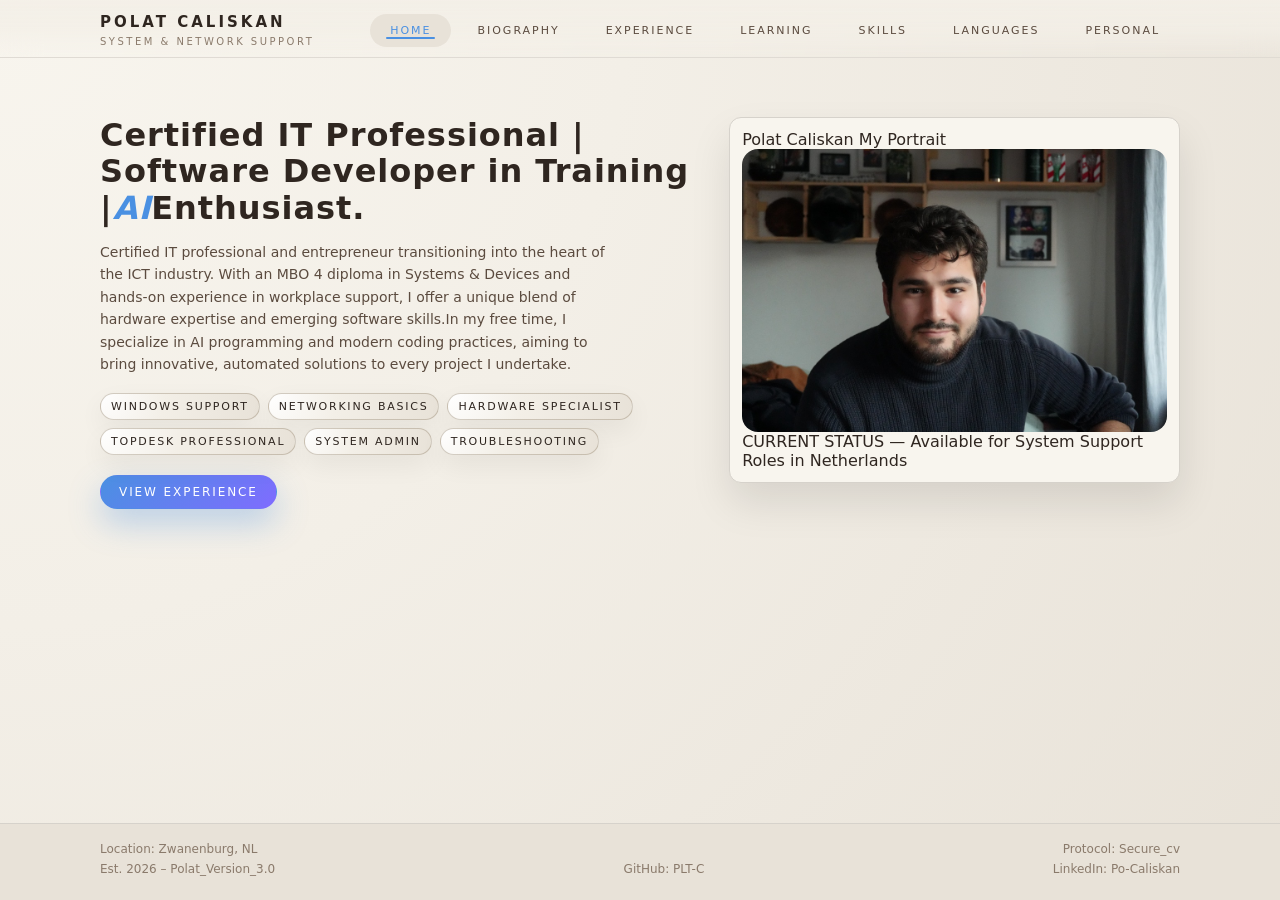
<file: index.html>
<!doctype html>
<html lang="en">
  <head>
    <meta charset="utf-8" />
    <title>Polat Caliskan – System & Network Support</title>
    <meta name="viewport" content="width=device-width, initial-scale=1" />
    <link rel="stylesheet" href="style.css" />
    <script src="script.js" defer></script>
  </head>

  <body>
    <!-- HEADER -->
    <header class="site-header">
      <div class="nav-inner">
        <div class="brand-block">
          <div class="brand-title">POLAT CALISKAN</div>
          <div class="brand-sub">SYSTEM & NETWORK SUPPORT</div>
        </div>

        <nav class="nav-links">
          <a href="index.html" class="nav-link" data-nav="home">Home</a>
          <a href="personal.html" class="nav-link" data-nav="personal">Biography</a>
          <a href="experience.html" class="nav-link" data-nav="experience">experience</a>
          <a href="education.html" class="nav-link" data-nav="education">Learning</a>
          <a href="skills.html" class="nav-link" data-nav="skills">Skills</a>
          <a href="languages.html" class="nav-link" data-nav="languages">languages</a>
          <a href="hobbies.html" class="nav-link" data-nav="hobbies">Personal</a>
          
        </nav>
      </div>
    </header>

    <!-- MAIN -->
    <main>
      <div class="page-shell">
        <section class="hero-grid fade-in-up">
          <div>
            <h1 class="hero-title">
              Certified IT Professional | Software Developer in Training |<span>AI</span>Enthusiast.
            </h1>

            <p class="hero-sub">
              Certified IT professional and entrepreneur transitioning into the heart of the ICT industry. 
              With an MBO 4 diploma in Systems & Devices and hands-on experience in workplace support, 
              I offer a unique blend of hardware expertise and emerging software skills.In my free time, 
              I specialize in AI programming and modern coding practices, aiming to bring innovative, automated solutions to every project I undertake.
            </p>

            <div class="tag-row">
              <div class="fly-tag">Windows Support</div>
              <div class="fly-tag">Networking Basics</div>
              <div class="fly-tag">Hardware Specialist</div>
              <div class="fly-tag">TOPdesk Professional</div>
              <div class="fly-tag">System Admin</div>
              <div class="fly-tag">Troubleshooting</div>
            </div>

            <div class="hero-actions">
              <a href="experience.html" class="btn btn-primary">View Experience</a>
           
            </div>
          </div>

          <!-- PHOTO FRAME WITH REAL IMAGE -->
          <aside class="photo-frame">
            <div class="photo-inner">
              <div class="photo-label">Polat Caliskan
               My Portrait</div>

              <img
                src="assets/PC_PORTRAIT_01.JPG"
                alt="Polat Caliskan Portrait"
                style="width:100%; border-radius:16px;"
              />

              <div class="status-box">
                CURRENT STATUS — Available for System Support Roles in Netherlands
              </div>
            </div>
          </aside>
        </section>
      </div>
    </main>

    <!-- FOOTER -->
    <footer class="site-footer">
      <div class="footer-inner">
        <div class="footer-row">
          <span>Location: Zwanenburg, NL</span>
          <span>Protocol: Secure_cv</span>
        </div>
        <div class="footer-row">
          <span>Est. 2026 – Polat_Version_3.0</span>
          <span>GitHub: PLT-C</span>
          <span>LinkedIn: Po-Caliskan</span>
        </div>
      </div>
    </footer>
  </body>
</html>
</file>
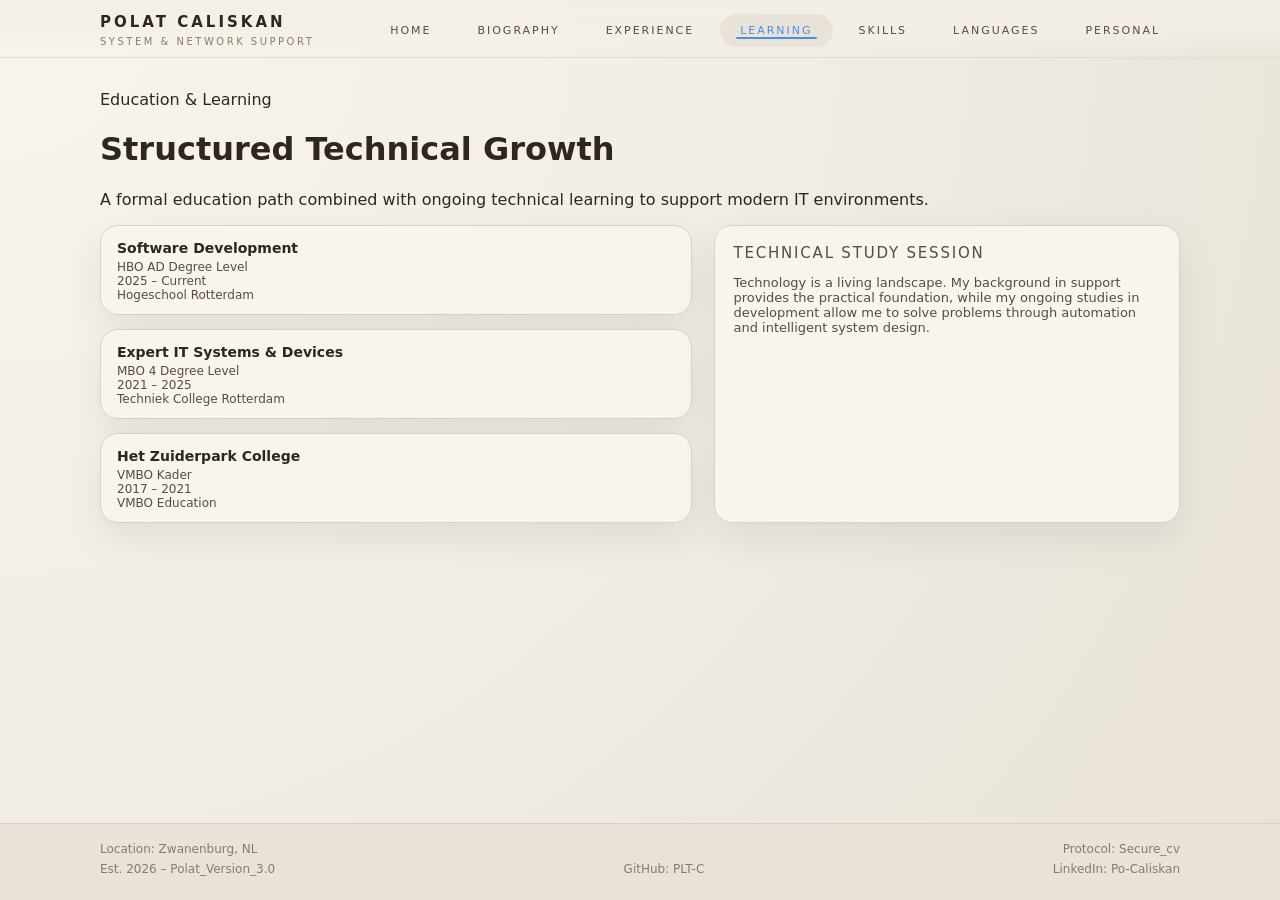
<file: education.html>
<!doctype html>
<html lang="en">
  <head>
    <!-- PAGE: Education & Learning -->
    <meta charset="utf-8" />
    <title>Education & Learning – Polat Caliskan</title>
    <meta
      name="description"
      content="Education and learning path of IT professional Polat Caliskan."
    />
    <meta name="viewport" content="width=device-width, initial-scale=1" />
    <link rel="stylesheet" href="style.css" />
    <script src="script.js" defer></script>
  </head>
  <body>
    <!-- HEADER -->
    <header class="site-header">
      <div class="nav-inner">
        <div class="brand-block">
          <div class="brand-title">POLAT CALISKAN</div>
          <div class="brand-sub">SYSTEM &amp; NETWORK SUPPORT</div>
        </div>
        <nav class="nav-links">
          <a href="index.html" class="nav-link" data-nav="home">Home</a>
          <a href="personal.html" class="nav-link" data-nav="personal">Biography</a>
          <a href="experience.html" class="nav-link" data-nav="experience">experience</a>
          <a href="education.html" class="nav-link" data-nav="education">Learning</a>
          <a href="skills.html" class="nav-link" data-nav="skills">Skills</a>
          <a href="languages.html" class="nav-link" data-nav="languages">languages</a>
          <a href="hobbies.html" class="nav-link" data-nav="hobbies">Personal</a>
          
        </nav>
      </div>
    </header>

    <main>
      <div class="page-shell">
        <header class="section-header fade-in-up">
          <div class="section-kicker">Education &amp; Learning</div>
          <h1 class="section-title">Structured Technical Growth</h1>
          <p class="section-sub">
            A formal education path combined with ongoing technical learning to support
            modern IT environments.
          </p>
        </header>

        <section class="education-grid fade-in-up">
          <div class="education-list">
            <article class="education-item">
              <div class="education-title">Software Development</div>
              <div class="education-meta">HBO AD Degree Level</div>
              <div class="education-meta">2025 – Current</div>
              <div class="education-meta">Hogeschool Rotterdam</div>
            </article>

            <article class="education-item">
              <div class="education-title">Expert IT Systems &amp; Devices</div>
              <div class="education-meta">MBO 4 Degree Level</div>
              <div class="education-meta">2021 – 2025</div>
              <div class="education-meta">Techniek College Rotterdam</div>
            </article>

            <article class="education-item">
              <div class="education-title">Het Zuiderpark College</div>
              <div class="education-meta">VMBO Kader</div>
              <div class="education-meta">2017 – 2021</div>
              <div class="education-meta">VMBO Education</div>
            </article>
          </div>

          <aside class="card">
            <div class="card-title">Technical Study Session</div>
            <p class="card-sub">
              Technology is a living landscape. My background in support provides the
              practical foundation, while my ongoing studies in development allow me to
              solve problems through automation and intelligent system design.
            </p>
          </aside>
        </section>
      </div>
    </main>

    <!-- FOOTER -->
    <footer class="site-footer">
      <div class="footer-inner">
        <div class="footer-row">
          <span>Location: Zwanenburg, NL</span>
          <span>Protocol: Secure_cv</span>
        </div>
        <div class="footer-row">
          <span>Est. 2026 – Polat_Version_3.0</span>
          <span>GitHub: PLT-C</span>
          <span>LinkedIn: Po-Caliskan</span>
        </div>
      </div>
    </footer>
  </body>
</html>
</file>
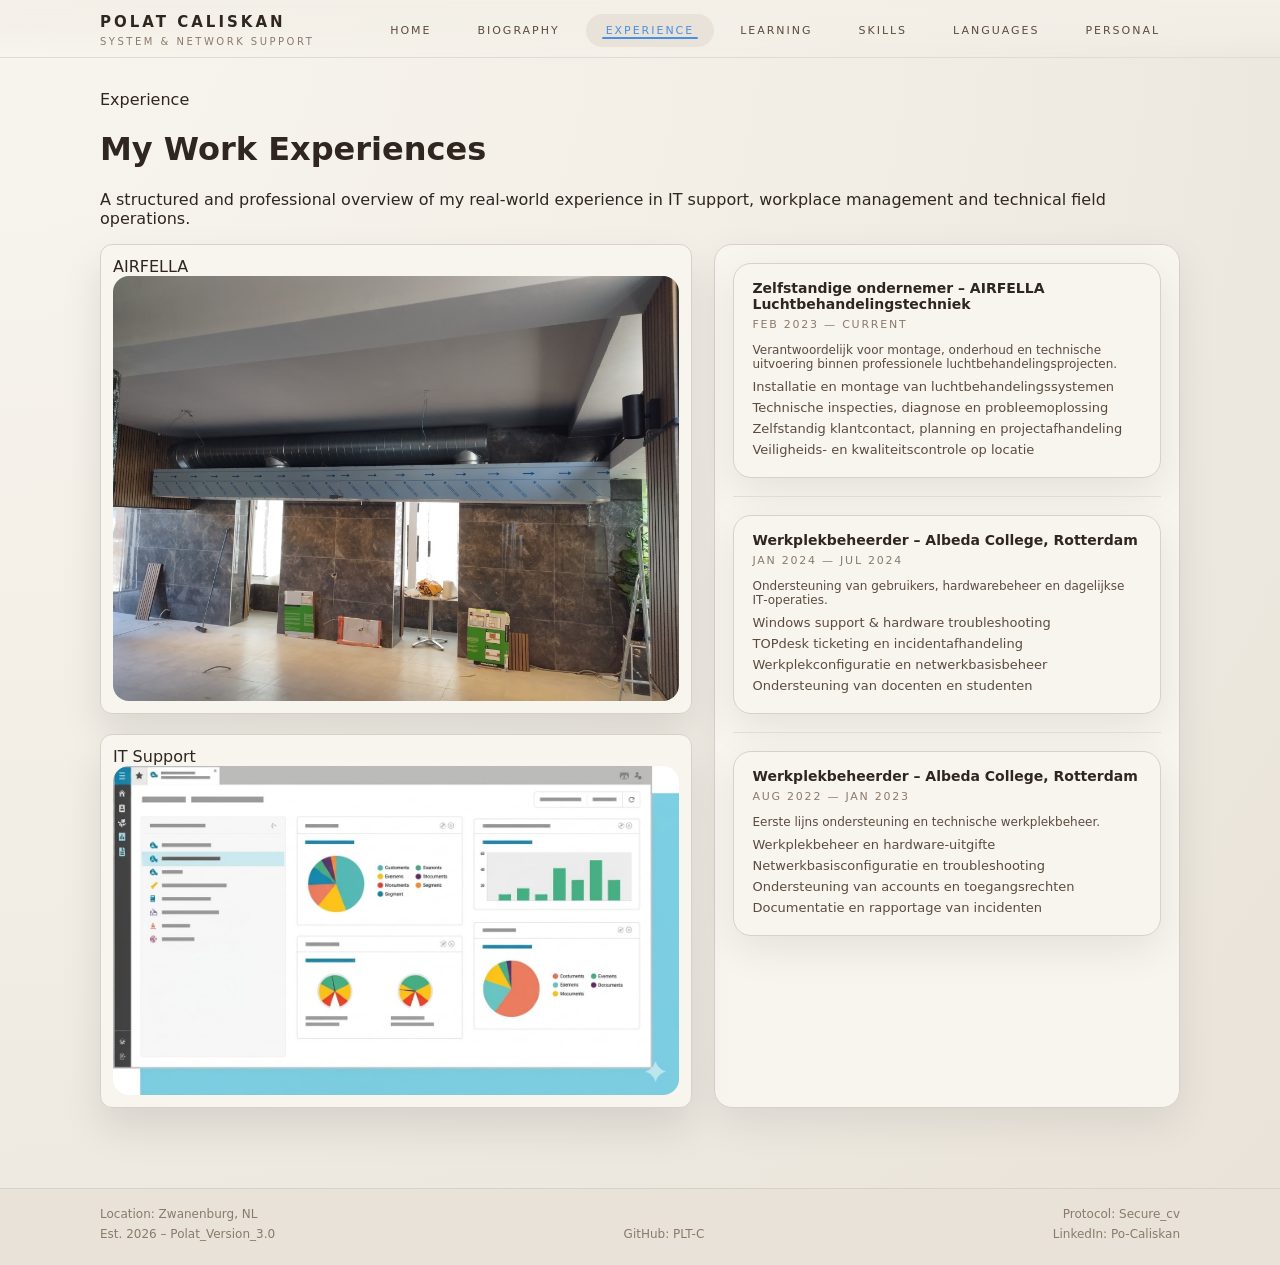
<file: experience.html>
<!doctype html>
<html lang="en">
  <head>
    <meta charset="utf-8" />
    <title>Experience – Polat Caliskan</title>
    <meta name="viewport" content="width=device-width, initial-scale=1" />
    <link rel="stylesheet" href="style.css?v=3" />
    <script src="script.js?v=3" defer></script>
  </head>

  <body>
    <!-- HEADER -->
    <header class="site-header">
      <div class="nav-inner">
        <div class="brand-block">
          <div class="brand-title">POLAT CALISKAN</div>
          <div class="brand-sub">SYSTEM & NETWORK SUPPORT</div>
        </div>

        <nav class="nav-links">
          <a href="index.html" class="nav-link" data-nav="home">Home</a>
          <a href="personal.html" class="nav-link" data-nav="personal">Biography</a>
          <a href="experience.html" class="nav-link" data-nav="experience">experience</a>
          <a href="education.html" class="nav-link" data-nav="education">Learning</a>
          <a href="skills.html" class="nav-link" data-nav="skills">Skills</a>
          <a href="languages.html" class="nav-link" data-nav="languages">languages</a>
          <a href="hobbies.html" class="nav-link" data-nav="hobbies">Personal</a>
          
        </nav>
      </div>
    </header>

    <!-- MAIN -->
    <main>
      <div class="page-shell">

        <!-- TITLE -->
        <header class="section-header fade-in-up">
          <div class="section-kicker">Experience</div>
          <h1 class="section-title">My Work Experiences</h1>
          <p class="section-sub">
            A structured and professional overview of my real-world experience in IT support,
            workplace management and technical field operations.
          </p>
        </header>

        <!-- GRID -->
        <section class="card-grid-2 fade-in-up">

          <!-- LEFT COLUMN WITH TWO PHOTOS -->
          <div>
            <aside class="photo-frame" style="margin-bottom: 20px;">
              <div class="photo-inner">
                <div class="photo-label">AIRFELLA </div>
                <img
                  src="assets/AIRFELLA-experience-1.jpg"
                  alt="AIRFELLA Work Experience Photo"
                  style="width:100%; border-radius:16px;"
                />
              </div>
            </aside>

            <aside class="photo-frame">
              <div class="photo-inner">
                <div class="photo-label">IT Support</div>
                <img
                  src="assets/IT-support-experience-1.jpg"
                  alt="IT Support Work Experience Photo"
                  style="width:100%; border-radius:16px;"
                />
              </div>
            </aside>
          </div>

          <!-- RIGHT COLUMN WITH WORK EXPERIENCE -->
          <div class="card">

            <!-- JOB 1 -->
            <article class="experience-item">
              <div class="experience-role">
                Zelfstandige ondernemer – AIRFELLA Luchtbehandelingstechniek
              </div>
              <div class="experience-meta">Feb 2023 — Current</div>
              <p class="experience-tagline">
                Verantwoordelijk voor montage, onderhoud en technische uitvoering binnen
                professionele luchtbehandelingsprojecten.
              </p>
              <ul class="card-list">
                <li>Installatie en montage van luchtbehandelingssystemen</li>
                <li>Technische inspecties, diagnose en probleemoplossing</li>
                <li>Zelfstandig klantcontact, planning en projectafhandeling</li>
                <li>Veiligheids- en kwaliteitscontrole op locatie</li>
              </ul>
            </article>

            <hr style="border:0; border-top:1px solid #ddd; margin:18px 0;" />

            <!-- JOB 2 -->
            <article class="experience-item">
              <div class="experience-role">
                Werkplekbeheerder – Albeda College, Rotterdam
              </div>
              <div class="experience-meta">Jan 2024 — Jul 2024</div>
              <p class="experience-tagline">
                Ondersteuning van gebruikers, hardwarebeheer en dagelijkse IT‑operaties.
              </p>
              <ul class="card-list">
                <li>Windows support & hardware troubleshooting</li>
                <li>TOPdesk ticketing en incidentafhandeling</li>
                <li>Werkplekconfiguratie en netwerkbasisbeheer</li>
                <li>Ondersteuning van docenten en studenten</li>
              </ul>
            </article>

            <hr style="border:0; border-top:1px solid #ddd; margin:18px 0;" />

            <!-- JOB 3 -->
            <article class="experience-item">
              <div class="experience-role">
                Werkplekbeheerder – Albeda College, Rotterdam
              </div>
              <div class="experience-meta">Aug 2022 — Jan 2023</div>
              <p class="experience-tagline">
                Eerste lijns ondersteuning en technische werkplekbeheer.
              </p>
              <ul class="card-list">
                <li>Werkplekbeheer en hardware‑uitgifte</li>
                <li>Netwerkbasisconfiguratie en troubleshooting</li>
                <li>Ondersteuning van accounts en toegangsrechten</li>
                <li>Documentatie en rapportage van incidenten</li>
              </ul>
            </article>

          </div>
        </section>
      </div>
    </main>

    <!-- FOOTER -->
    <footer class="site-footer">
      <div class="footer-inner">
        <div class="footer-row">
          <span>Location: Zwanenburg, NL</span>
          <span>Protocol: Secure_cv</span>
        </div>
        <div class="footer-row">
          <span>Est. 2026 – Polat_Version_3.0</span>
          <span>GitHub: PLT-C</span>
          <span>LinkedIn: Po-Caliskan</span>
        </div>
      </div>
    </footer>
  </body>
</html>
</file>
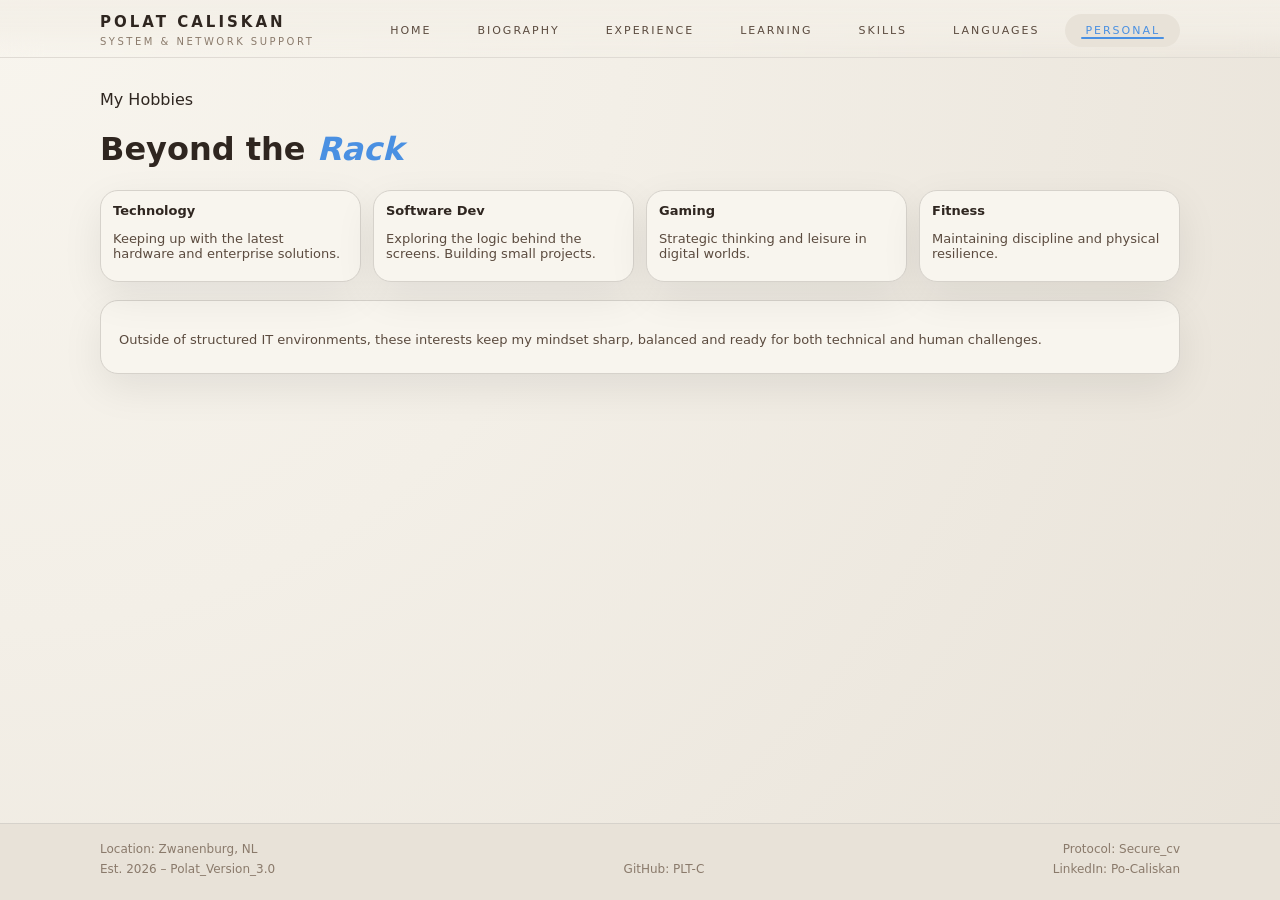
<file: hobbies.html>
<!doctype html>
<html lang="en">
  <head>
    <!-- PAGE: Personal / Hobbies -->
    <meta charset="utf-8" />
    <title>Personal – Polat Caliskan</title>
    <meta
      name="description"
      content="Personal interests and off-duty cycles of Polat Caliskan."
    />
    <meta name="viewport" content="width=device-width, initial-scale=1" />
    <link rel="stylesheet" href="style.css" />
    <script src="script.js" defer></script>
  </head>
  <body>
    <!-- HEADER -->
    <header class="site-header">
      <div class="nav-inner">
        <div class="brand-block">
          <div class="brand-title">POLAT CALISKAN</div>
          <div class="brand-sub">SYSTEM &amp; NETWORK SUPPORT</div>
        </div>
        <nav class="nav-links">
          <a href="index.html" class="nav-link" data-nav="home">Home</a>
          <a href="personal.html" class="nav-link" data-nav="personal">Biography</a>
          <a href="experience.html" class="nav-link" data-nav="experience">experience</a>
          <a href="education.html" class="nav-link" data-nav="education">Learning</a>
          <a href="skills.html" class="nav-link" data-nav="skills">Skills</a>
          <a href="languages.html" class="nav-link" data-nav="languages">languages</a>
          <a href="hobbies.html" class="nav-link" data-nav="hobbies">Personal</a>
          
        </nav>
      </div>
    </header>

    <main>
      <div class="page-shell">
        <header class="section-header fade-in-up">
          <div class="section-kicker">My Hobbies</div>
          <h1 class="section-title">
            Beyond the <span style="color: #4a90e2; font-style: italic;">Rack</span>
          </h1>
        </header>

        <section class="fade-in-up">
          <div class="hobby-grid">
            <article class="hobby-card">
              <div class="hobby-title">Technology</div>
              <p class="card-sub">
                Keeping up with the latest hardware and enterprise solutions.
              </p>
            </article>

            <article class="hobby-card">
              <div class="hobby-title">Software Dev</div>
              <p class="card-sub">
                Exploring the logic behind the screens. Building small projects.
              </p>
            </article>

            <article class="hobby-card">
              <div class="hobby-title">Gaming</div>
              <p class="card-sub">
                Strategic thinking and leisure in digital worlds.
              </p>
            </article>

            <article class="hobby-card">
              <div class="hobby-title">Fitness</div>
              <p class="card-sub">
                Maintaining discipline and physical resilience.
              </p>
            </article>
          </div>

          <div class="card" style="margin-top: 18px;">
            <div class="card-title"></div>
            <p class="card-sub">
              Outside of structured IT environments, these interests keep my mindset sharp,
              balanced and ready for both technical and human challenges.
            </p>
          </div>
        </section>
      </div>
    </main>

    <!-- FOOTER -->
    <footer class="site-footer">
      <div class="footer-inner">
        <div class="footer-row">
          <span>Location: Zwanenburg, NL</span>
          <span>Protocol: Secure_cv</span>
        </div>
        <div class="footer-row">
          <span>Est. 2026 – Polat_Version_3.0</span>
          <span>GitHub: PLT-C</span>
          <span>LinkedIn: Po-Caliskan</span>
        </div>
      </div>
    </footer>
  </body>
</html>
</file>
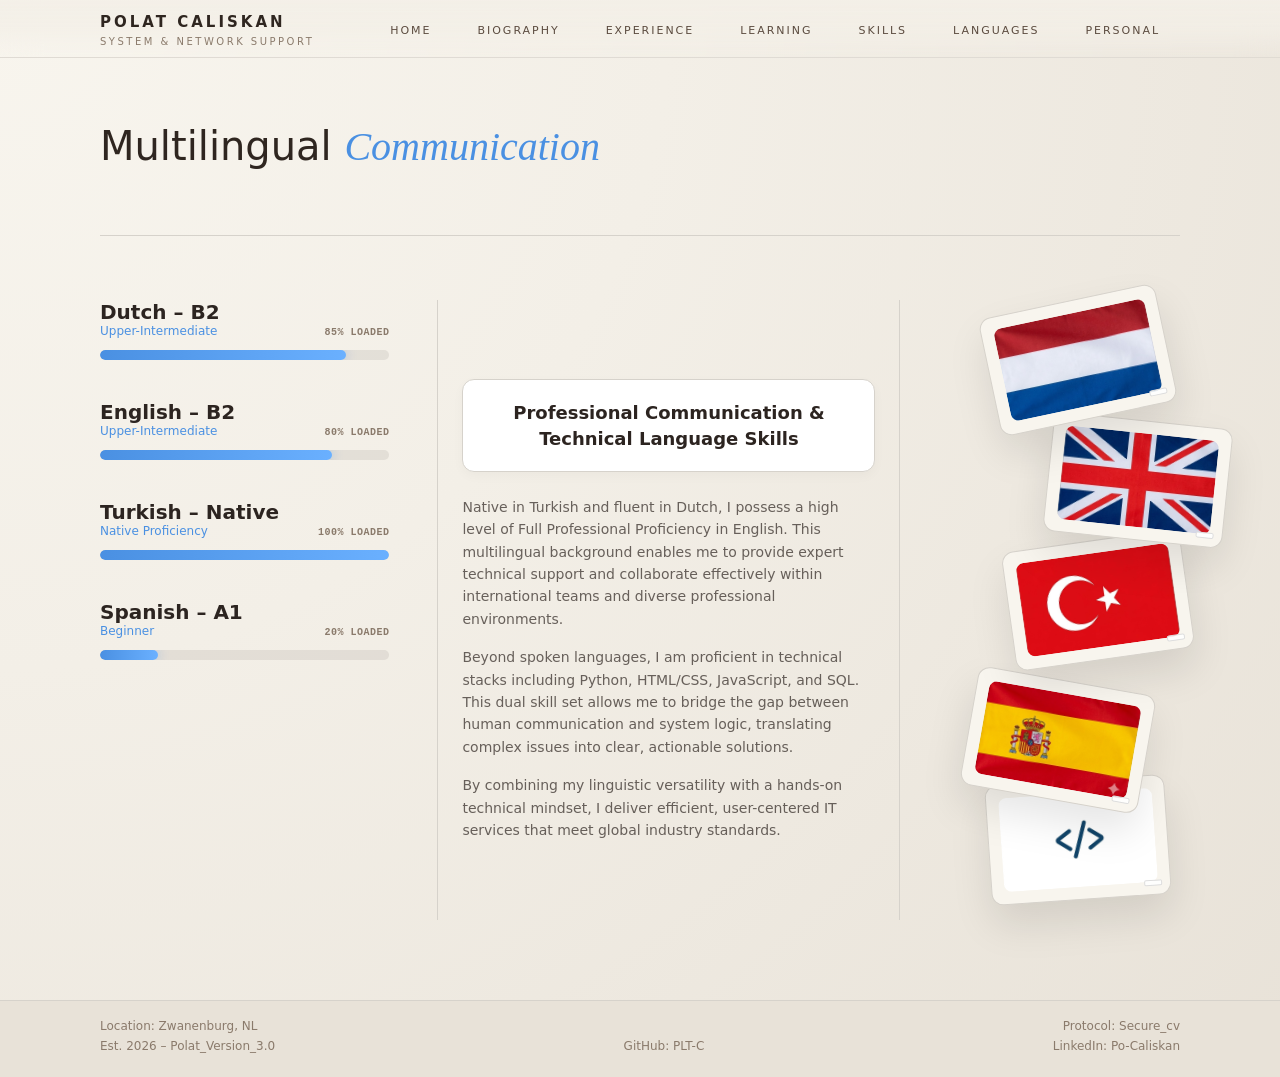
<file: languages.html>
<!DOCTYPE html>
<html lang="en">
<head>
    <meta charset="UTF-8">
    <meta name="viewport" content="width=device-width, initial-scale=1.0">
    <title>Languages | Polat Caliskan</title>
    <link rel="stylesheet" href="style.css">
</head>
<body>

    <!-- SECTION: Global Navbar -->
    <header class="site-header">
        <div class="nav-inner">
            <div class="brand-block">
                <div class="brand-title">POLAT CALISKAN</div>
                <div class="brand-sub">SYSTEM & NETWORK SUPPORT</div>
        </div>
        <nav class="nav-links">
          <a href="index.html" class="nav-link" data-nav="home">Home</a>
          <a href="personal.html" class="nav-link" data-nav="personal">Biography</a>
          <a href="experience.html" class="nav-link" data-nav="experience">experience</a>
          <a href="education.html" class="nav-link" data-nav="education">Learning</a>
          <a href="skills.html" class="nav-link" data-nav="skills">Skills</a>
          <a href="languages.html" class="nav-link" data-nav="languages">languages</a>
          <a href="hobbies.html" class="nav-link" data-nav="hobbies">Personal</a>
          
        </nav>
      </div>
    </header>

    <!-- MAIN CONTENT -->
    <main class="page-shell">
        <div class="fade-in-up" style="margin-bottom: 64px; border-bottom: 1px solid var(--border-soft); padding-bottom: 32px;">
            <h2 style="font-size: 40px; font-weight: 300;">Multilingual <span style="font-style: italic; font-family: serif; color: var(--accent-blue);">Communication</span></h2>
        </div>

        <div style="display: grid; grid-template-columns: 1fr 1.6fr 0.8fr; gap: 48px; align-items: start;">
            
            <!-- Spoken Languages -->
            <div class="fade-in-up" style="animation-delay: 0.2s; display: flex; flex-direction: column; gap: 40px;">
                <!-- Dutch -->
                <div style="display: flex; flex-direction: column; gap: 4px;">
                    <div style="display: flex; justify-content: space-between; align-items: flex-end;">
                        <div style="display: flex; flex-direction: column;">
                            <h3 style="font-size: 20px; font-weight: 700; margin: 0; color: #2c2420;">Dutch – B2</h3>
                            <span style="font-size: 12px; color: var(--accent-blue); font-weight: 500;">Upper-Intermediate</span>
                        </div>
                        <span class="percent-loaded">85% LOADED</span>
                    </div>
                    <div class="language-bar">
                        <div class="language-fill" style="width: 85%;"></div>
                    </div>
                </div>

                <!-- English -->
                <div style="display: flex; flex-direction: column; gap: 4px;">
                    <div style="display: flex; justify-content: space-between; align-items: flex-end;">
                        <div style="display: flex; flex-direction: column;">
                            <h3 style="font-size: 20px; font-weight: 700; margin: 0; color: #2c2420;">English – B2</h3>
                            <span style="font-size: 12px; color: var(--accent-blue); font-weight: 500;">Upper-Intermediate</span>
                        </div>
                        <span class="percent-loaded">80% LOADED</span>
                    </div>
                    <div class="language-bar">
                        <div class="language-fill" style="width: 80%;"></div>
                    </div>
                </div>

                <!-- Turkish -->
                <div style="display: flex; flex-direction: column; gap: 4px;">
                    <div style="display: flex; justify-content: space-between; align-items: flex-end;">
                        <div style="display: flex; flex-direction: column;">
                            <h3 style="font-size: 20px; font-weight: 700; margin: 0; color: #2c2420;">Turkish – Native</h3>
                            <span style="font-size: 12px; color: var(--accent-blue); font-weight: 500;">Native Proficiency</span>
                        </div>
                        <span class="percent-loaded">100% LOADED</span>
                    </div>
                    <div class="language-bar">
                        <div class="language-fill" style="width: 100%;"></div>
                    </div>
                </div>

                <!-- Spanish -->
                <div style="display: flex; flex-direction: column; gap: 4px;">
                    <div style="display: flex; justify-content: space-between; align-items: flex-end;">
                        <div style="display: flex; flex-direction: column;">
                            <h3 style="font-size: 20px; font-weight: 700; margin: 0; color: #2c2420;">Spanish – A1</h3>
                            <span style="font-size: 12px; color: var(--accent-blue); font-weight: 500;">Beginner</span>
                        </div>
                        <span class="percent-loaded">20% LOADED</span>
                    </div>
                    <div class="language-bar">
                        <div class="language-fill" style="width: 20%;"></div>
                    </div>
                </div>
            </div>

            <!-- Context column -->
            <div class="fade-in-up" style="animation-delay: 0.3s; padding: 0 0px; border-left: 1px solid var(--border-soft); border-right: 1px solid var(--border-soft); height: 100%; display: flex; flex-direction: column; gap: 24px; justify-content: center;">
                <div style="background: white; padding: 20px 32px; border: 1px solid var(--border-soft); border-radius: 12px; box-shadow: 0 4px 12px rgba(0,0,0,0.03); margin: 0 24px;">
                    <h3 style="font-size: 18px; font-weight: 700; color: #2c2420; margin: 0; text-align: center; line-height: 1.4;">
                        Professional Communication & <br>Technical Language Skills
                    </h3>
                </div>
                
                <div style="display: flex; flex-direction: column; gap: 16px; padding: 0 24px;">
                    <p style="font-size: 14px; color: rgba(44, 36, 32, 0.7); line-height: 1.6; text-align: left; margin: 0;">
                        Native in Turkish and fluent in Dutch, I possess a high level of Full Professional Proficiency in English. This multilingual background enables me to provide expert technical support and collaborate effectively within international teams and diverse professional environments.
                    </p>
                    
                    <p style="font-size: 14px; color: rgba(44, 36, 32, 0.7); line-height: 1.6; text-align: left; margin: 0;">
                        Beyond spoken languages, I am proficient in technical stacks including Python, HTML/CSS, JavaScript, and SQL. This dual skill set allows me to bridge the gap between human communication and system logic, translating complex issues into clear, actionable solutions.
                    </p>
                    
                    <p style="font-size: 14px; color: rgba(44, 36, 32, 0.7); line-height: 1.6; text-align: left; margin: 0; font-weight: 500;">
                        By combining my linguistic versatility with a hands-on technical mindset, I deliver efficient, user-centered IT services that meet global industry standards.
                    </p>
                </div>
            </div>

            <!-- Visualization column -->
            <div class="fade-in-up" style="animation-delay: 0.4s; position: relative; height: 620px; margin-left: 20px;">
                <!-- Flag 1 -->
                <div class="photo-frame" style="position: absolute; top: 0; left: 20px; width: 180px; height: 120px; transform: rotate(-12deg); z-index: 5;">
                    <img src="assets/flag-nl.jpg" alt="Dutch" style="width: 100%; height: 100%; object-fit: cover;">
                    <div style="position: absolute; bottom: 8px; right: 8px; background: rgba(255,255,255,0.9); padding: 2px 8px; font-family: monospace; font-size: 8px; font-weight: bold; border: 1px solid #ddd; border-radius: 2px; color: #333;"></div>
                </div>
                <!-- Flag 2 -->
                <div class="photo-frame" style="position: absolute; top: 120px; left: 80px; width: 180px; height: 120px; transform: rotate(6deg); z-index: 4;">
                    <img src="assets/flag-en.jpg" alt="English" style="width: 100%; height: 100%; object-fit: cover;">
                    <div style="position: absolute; bottom: 8px; right: 8px; background: rgba(255,255,255,0.9); padding: 2px 8px; font-family: monospace; font-size: 8px; font-weight: bold; border: 1px solid #ddd; border-radius: 2px; color: #333;"></div>
                </div>
                <!-- Flag 3 -->
                <div class="photo-frame" style="position: absolute; top: 240px; left: 40px; width: 180px; height: 120px; transform: rotate(-8deg); z-index: 3;">
                    <img src="assets/flag-tr.jpg" alt="Turkish" style="width: 100%; height: 100%; object-fit: cover;">
                    <div style="position: absolute; bottom: 8px; right: 8px; background: rgba(255,255,255,0.9); padding: 2px 8px; font-family: monospace; font-size: 8px; font-weight: bold; border: 1px solid #ddd; border-radius: 2px; color: #333;"></div>
                </div>
                <!-- Flag 4 -->
                <div class="photo-frame" style="position: absolute; top: 380px; left: 0px; width: 180px; height: 120px; transform: rotate(10deg); z-index: 2;">
                    <img src="assets/flag-es.jpg" alt="Spanish" style="width: 100%; height: 100%; object-fit: cover;">
                    <div style="position: absolute; bottom: 8px; right: 8px; background: rgba(255,255,255,0.9); padding: 2px 8px; font-family: monospace; font-size: 8px; font-weight: bold; border: 1px solid #ddd; border-radius: 2px; color: #333;"></div>
                </div>
                <!-- Flag 5 -->
                <div class="photo-frame" style="position: absolute; top: 480px; left: 20px; width: 180px; height: 120px; transform: rotate(-4deg); z-index: 1;">
                    <img src="assets/flag-code.jpg" alt="Coding" style="width: 100%; height: 100%; object-fit: cover;">
                    <div style="position: absolute; bottom: 8px; right: 8px; background: rgba(255,255,255,0.9); padding: 2px 8px; font-family: monospace; font-size: 8px; font-weight: bold; border: 1px solid #ddd; border-radius: 2px; color: #333;"</div>
                </div>
            </div>

        </div>
    </main>

    <!-- FOOTER -->
    <footer class="site-footer">
      <div class="footer-inner">
        <div class="footer-row">
          <span>Location: Zwanenburg, NL</span>
          <span>Protocol: Secure_cv</span>
        </div>
        <div class="footer-row">
          <span>Est. 2026 – Polat_Version_3.0</span>
          <span>GitHub: PLT-C</span>
          <span>LinkedIn: Po-Caliskan</span>
        </div>
      </div>
    </footer>

</body>
</html>
</file>
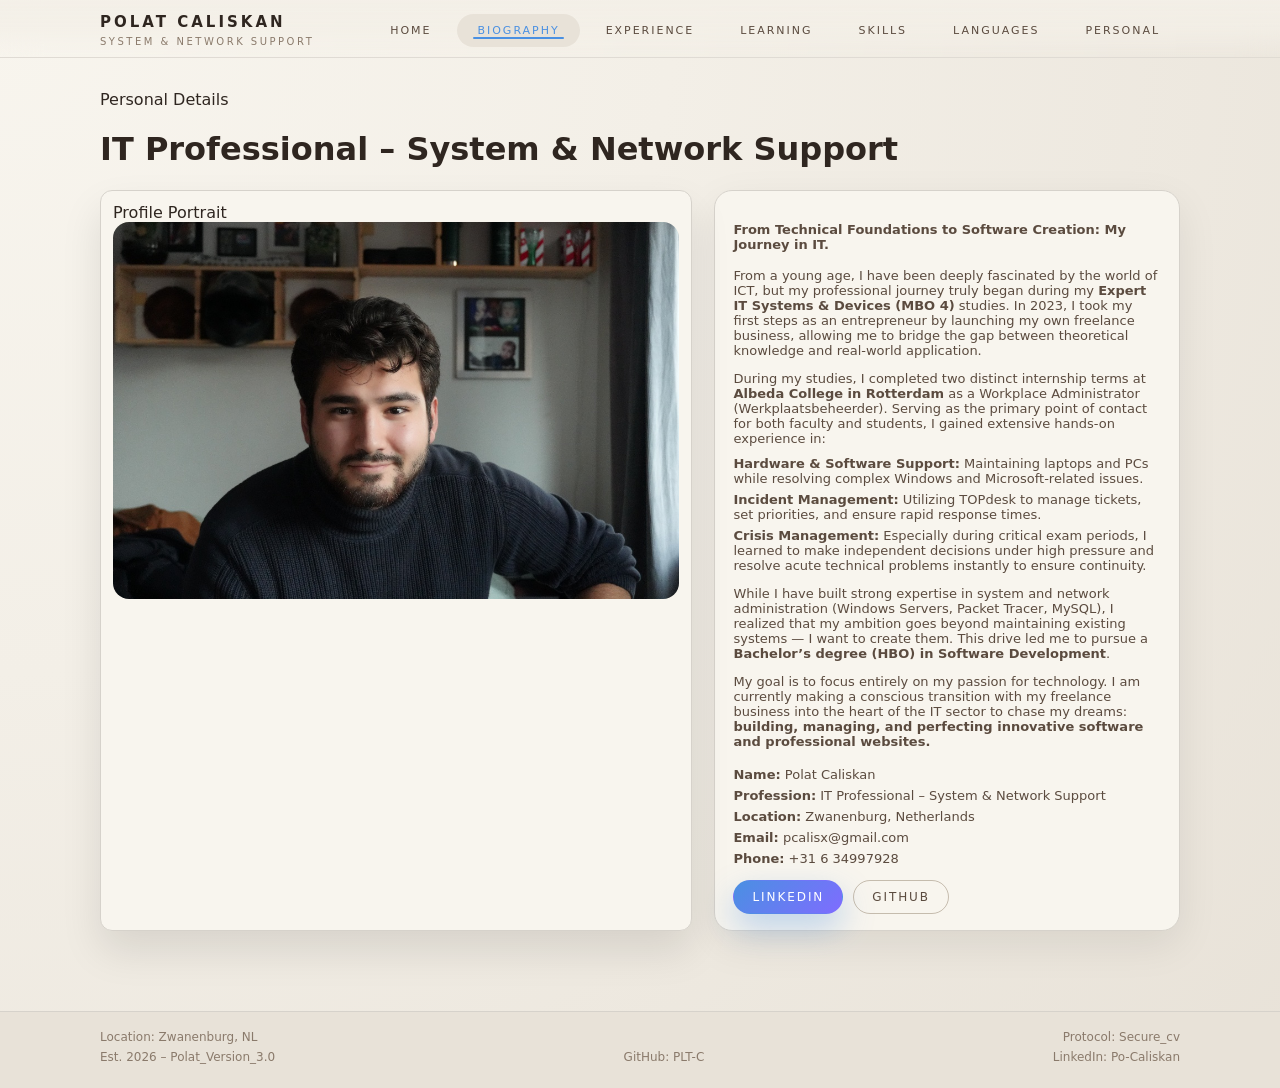
<file: personal.html>
<!doctype html>
<html lang="en">
  <head>
    <meta charset="utf-8" />
    <title>Biography – Polat Caliskan</title>
    <meta name="viewport" content="width=device-width, initial-scale=1" />
    <link rel="stylesheet" href="style.css" />
    <script src="script.js" defer></script>
  </head>

  <body>
    <!-- HEADER -->
    <header class="site-header">
      <div class="nav-inner">
        <div class="brand-block">
          <div class="brand-title">POLAT CALISKAN</div>
          <div class="brand-sub">SYSTEM & NETWORK SUPPORT</div>
        </div>

        <nav class="nav-links">
          <a href="index.html" class="nav-link" data-nav="home">Home</a>
          <a href="personal.html" class="nav-link" data-nav="personal">Biography</a>
          <a href="experience.html" class="nav-link" data-nav="experience">experience</a>
          <a href="education.html" class="nav-link" data-nav="education">Learning</a>
          <a href="skills.html" class="nav-link" data-nav="skills">Skills</a>
          <a href="languages.html" class="nav-link" data-nav="languages">languages</a>
          <a href="hobbies.html" class="nav-link" data-nav="hobbies">Personal</a>
          
        </nav>
      </div>
    </header>

    <!-- MAIN -->
    <main>
      <div class="page-shell">
        <header class="section-header fade-in-up">
          <div class="section-kicker">Personal Details</div>
          <h1 class="section-title">IT Professional – System & Network Support</h1>
        </header>

        <section class="card-grid-2 fade-in-up">
          
          <!-- PHOTO -->
          <aside class="photo-frame">
            <div class="photo-inner">
              <div class="photo-label">Profile Portrait</div>

              <img
                src="assets/PC_PORTRAIT_01.JPG"
                alt="Polat Caliskan Portrait"
                style="width:100%; border-radius:16px;"
              />
            </div>
          </aside>

          <!-- DETAILS -->
          <div class="card">

            <!-- HEADLINE -->
<p class="card-sub" style="margin-bottom: 16px; font-weight:600;">
  From Technical Foundations to Software Creation: My Journey in IT.
</p>

<!-- SECTION 1 -->
<p class="card-sub">
  From a young age, I have been deeply fascinated by the world of ICT, but my professional journey truly began during my 
  <strong>Expert IT Systems & Devices (MBO 4)</strong> studies.  
  In 2023, I took my first steps as an entrepreneur by launching my own freelance business, allowing me to bridge the gap 
  between theoretical knowledge and real-world application.
</p>

<!-- SECTION 2 -->
<p class="card-sub">
  During my studies, I completed two distinct internship terms at <strong>Albeda College in Rotterdam</strong> as a 
  Workplace Administrator (Werkplaatsbeheerder). Serving as the primary point of contact for both faculty and students, 
  I gained extensive hands-on experience in:
</p>

<ul class="card-list">
  <li><strong>Hardware & Software Support:</strong> Maintaining laptops and PCs while resolving complex Windows and Microsoft-related issues.</li>
  <li><strong>Incident Management:</strong> Utilizing TOPdesk to manage tickets, set priorities, and ensure rapid response times.</li>
  <li><strong>Crisis Management:</strong> Especially during critical exam periods, I learned to make independent decisions under high pressure and resolve acute technical problems instantly to ensure continuity.</li>
</ul>

<!-- SECTION 3 -->
<p class="card-sub">
  While I have built strong expertise in system and network administration (Windows Servers, Packet Tracer, MySQL), 
  I realized that my ambition goes beyond maintaining existing systems — I want to create them.  
  This drive led me to pursue a <strong>Bachelor’s degree (HBO) in Software Development</strong>.
</p>

<p class="card-sub">
  My goal is to focus entirely on my passion for technology. I am currently making a conscious transition with my 
  freelance business into the heart of the IT sector to chase my dreams:  
  <strong>building, managing, and perfecting innovative software and professional websites.</strong>
</p>

<!-- CONTACT INFO -->
<ul class="card-list" style="margin-top: 18px;">
  <li><strong>Name:</strong> Polat Caliskan</li>
  <li><strong>Profession:</strong> IT Professional – System & Network Support</li>
  <li><strong>Location:</strong> Zwanenburg, Netherlands</li>
  <li><strong>Email:</strong> pcalisx@gmail.com</li>
  <li><strong>Phone:</strong> +31 6 34997928</li>
</ul>

<!-- BUTTONS -->
<div class="hero-actions" style="margin-top: 14px;">
  <a href="https://www.linkedin.com/in/po-caliskan-7a92b0237/" class="btn btn-primary">LinkedIn</a>
  <a href="https://github.com/plt-c" class="btn btn-ghost">GitHub</a>
</div>

          </div>
        </section>
      </div>
    </main>

    <!-- FOOTER -->
    <footer class="site-footer">
      <div class="footer-inner">
        <div class="footer-row">
          <span>Location: Zwanenburg, NL</span>
          <span>Protocol: Secure_cv</span>
        </div>
        <div class="footer-row">
          <span>Est. 2026 – Polat_Version_3.0</span>
          <span>GitHub: PLT-C</span>
          <span>LinkedIn: Po-Caliskan</span>
        </div>
      </div>
    </footer>

  </body>
</html>
</file>
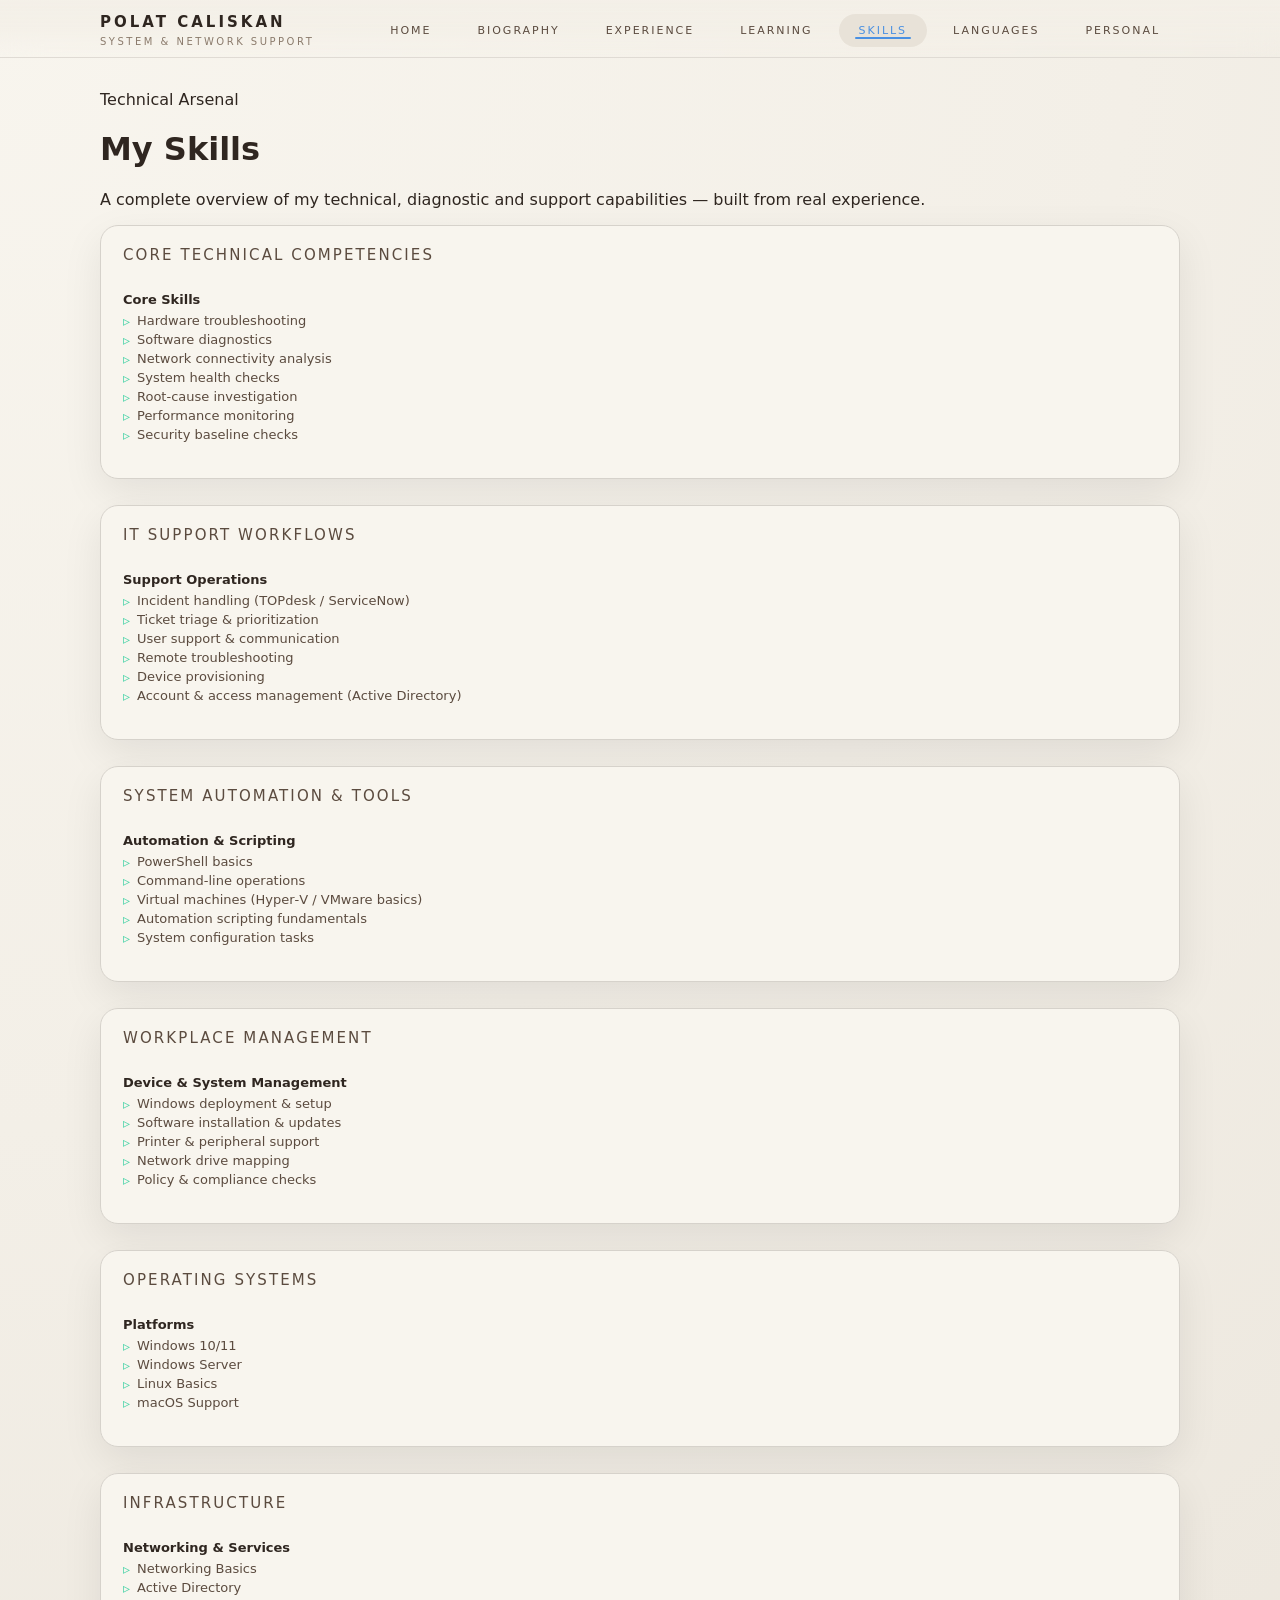
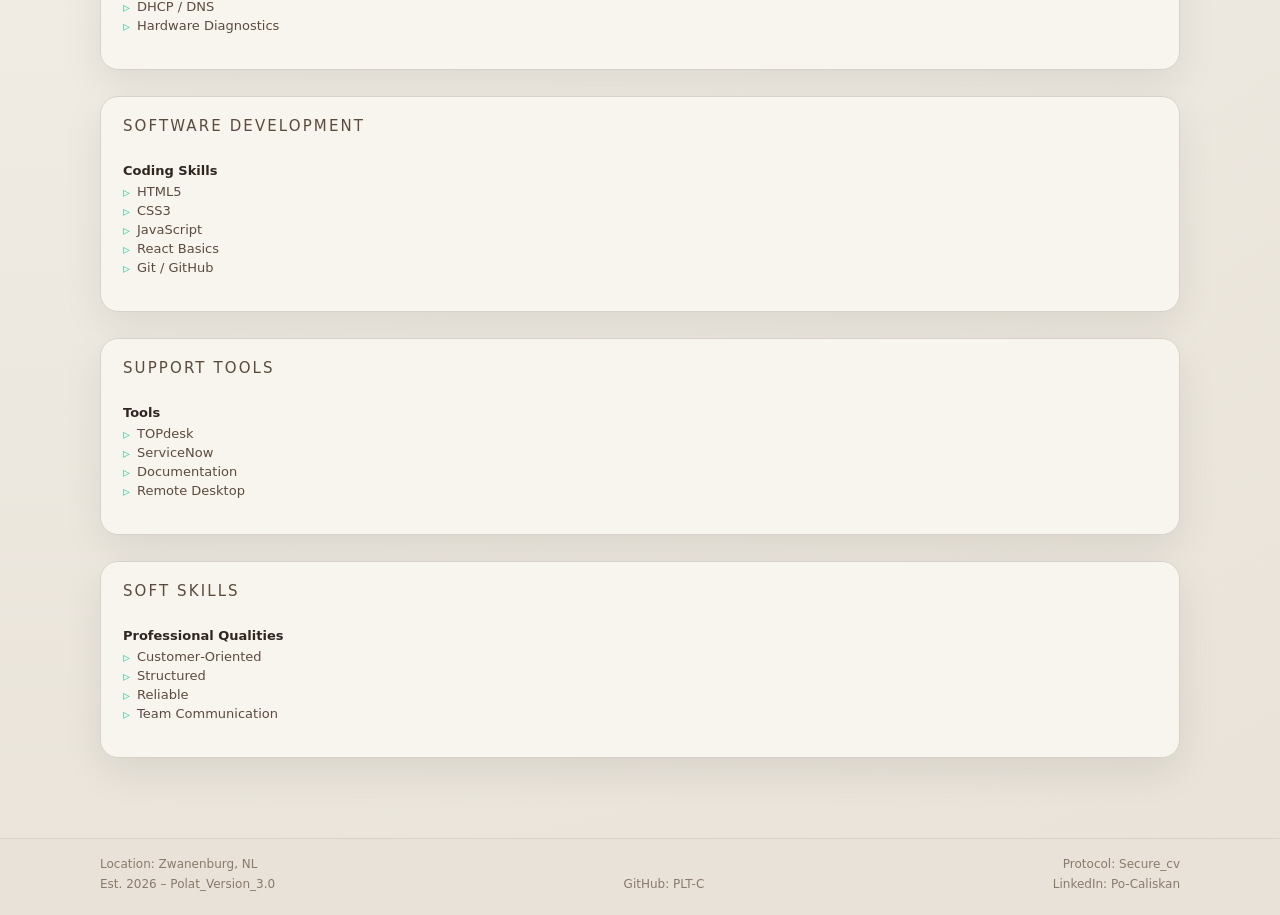
<file: skills.html>
<!doctype html>
<html lang="en">
  <head>
    <meta charset="utf-8" />
    <title>Skills – Polat Caliskan</title>
    <meta name="description" content="Technical skills and professional capabilities of Polat Caliskan." />
    <meta name="viewport" content="width=device-width, initial-scale=1" />
    <link rel="stylesheet" href="style.css" />
    <script src="script.js" defer></script>
  </head>

  <body>
    <!-- HEADER -->
    <header class="site-header">
      <div class="nav-inner">
        <div class="brand-block">
          <div class="brand-title">POLAT CALISKAN</div>
          <div class="brand-sub">SYSTEM & NETWORK SUPPORT</div>
        </div>

        <nav class="nav-links">
          <a href="index.html" class="nav-link" data-nav="home">Home</a>
          <a href="personal.html" class="nav-link" data-nav="personal">Biography</a>
          <a href="experience.html" class="nav-link" data-nav="experience">experience</a>
          <a href="education.html" class="nav-link" data-nav="education">Learning</a>
          <a href="skills.html" class="nav-link" data-nav="skills">Skills</a>
          <a href="languages.html" class="nav-link" data-nav="languages">languages</a>
          <a href="hobbies.html" class="nav-link" data-nav="hobbies">Personal</a>
          
        </nav>
      </div>
    </header>

    <!-- MAIN -->
    <main>
      <div class="page-shell">

        <!-- TITLE -->
        <header class="section-header fade-in-up">
          <div class="section-kicker">Technical Arsenal</div>
          <h1 class="section-title">My Skills</h1>
          <p class="section-sub">
            A complete overview of my technical, diagnostic and support capabilities — built from real experience.
          </p>
        </header>

        <!-- SKILLS MATRIX (PREMIUM BLOCKS) -->
        <section class="fade-in-up">

          <!-- BLOCK 1 -->
          <div class="skills-block">
            <div class="skills-block-title">Core Technical Competencies</div>

            <div class="skills-block-section">
              <div class="skills-block-subtitle">Core Skills</div>
              <ul class="skills-block-list">
                <li>Hardware troubleshooting</li>
                <li>Software diagnostics</li>
                <li>Network connectivity analysis</li>
                <li>System health checks</li>
                <li>Root‑cause investigation</li>
                <li>Performance monitoring</li>
                <li>Security baseline checks</li>
              </ul>
            </div>
          </div>

          <!-- BLOCK 2 -->
          <div class="skills-block">
            <div class="skills-block-title">IT Support Workflows</div>

            <div class="skills-block-section">
              <div class="skills-block-subtitle">Support Operations</div>
              <ul class="skills-block-list">
                <li>Incident handling (TOPdesk / ServiceNow)</li>
                <li>Ticket triage & prioritization</li>
                <li>User support & communication</li>
                <li>Remote troubleshooting</li>
                <li>Device provisioning</li>
                <li>Account & access management (Active Directory)</li>
              </ul>
            </div>
          </div>

          <!-- BLOCK 3 -->
          <div class="skills-block">
            <div class="skills-block-title">System Automation & Tools</div>

            <div class="skills-block-section">
              <div class="skills-block-subtitle">Automation & Scripting</div>
              <ul class="skills-block-list">
                <li>PowerShell basics</li>
                <li>Command‑line operations</li>
                <li>Virtual machines (Hyper‑V / VMware basics)</li>
                <li>Automation scripting fundamentals</li>
                <li>System configuration tasks</li>
              </ul>
            </div>
          </div>

          <!-- BLOCK 4 -->
          <div class="skills-block">
            <div class="skills-block-title">Workplace Management</div>

            <div class="skills-block-section">
              <div class="skills-block-subtitle">Device & System Management</div>
              <ul class="skills-block-list">
                <li>Windows deployment & setup</li>
                <li>Software installation & updates</li>
                <li>Printer & peripheral support</li>
                <li>Network drive mapping</li>
                <li>Policy & compliance checks</li>
              </ul>
            </div>
          </div>

          <!-- BLOCK 5 -->
          <div class="skills-block">
            <div class="skills-block-title">Operating Systems</div>

            <div class="skills-block-section">
              <div class="skills-block-subtitle">Platforms</div>
              <ul class="skills-block-list">
                <li>Windows 10/11</li>
                <li>Windows Server</li>
                <li>Linux Basics</li>
                <li>macOS Support</li>
              </ul>
            </div>
          </div>

          <!-- BLOCK 6 -->
          <div class="skills-block">
            <div class="skills-block-title">Infrastructure</div>

            <div class="skills-block-section">
              <div class="skills-block-subtitle">Networking & Services</div>
              <ul class="skills-block-list">
                <li>Networking Basics</li>
                <li>Active Directory</li>
                <li>DHCP / DNS</li>
                <li>Hardware Diagnostics</li>
              </ul>
            </div>
          </div>

          <!-- BLOCK 7 -->
          <div class="skills-block">
            <div class="skills-block-title">Software Development</div>

            <div class="skills-block-section">
              <div class="skills-block-subtitle">Coding Skills</div>
              <ul class="skills-block-list">
                <li>HTML5</li>
                <li>CSS3</li>
                <li>JavaScript</li>
                <li>React Basics</li>
                <li>Git / GitHub</li>
              </ul>
            </div>
          </div>

          <!-- BLOCK 8 -->
          <div class="skills-block">
            <div class="skills-block-title">Support Tools</div>

            <div class="skills-block-section">
              <div class="skills-block-subtitle">Tools</div>
              <ul class="skills-block-list">
                <li>TOPdesk</li>
                <li>ServiceNow</li>
                <li>Documentation</li>
                <li>Remote Desktop</li>
              </ul>
            </div>
          </div>

          <!-- BLOCK 9 -->
          <div class="skills-block">
            <div class="skills-block-title">Soft Skills</div>

            <div class="skills-block-section">
              <div class="skills-block-subtitle">Professional Qualities</div>
              <ul class="skills-block-list">
                <li>Customer‑Oriented</li>
                <li>Structured</li>
                <li>Reliable</li>
                <li>Team Communication</li>
              </ul>
            </div>
          </div>

        </section>

      </div>
    </main>

    <!-- FOOTER -->
    <footer class="site-footer">
      <div class="footer-inner">
        <div class="footer-row">
          <span>Location: Zwanenburg, NL</span>
          <span>Protocol: Secure_cv</span>
        </div>
        <div class="footer-row">
          <span>Est. 2026 – Polat_Version_3.0</span>
          <span>GitHub: PLT-C</span>
          <span>LinkedIn: Po-Caliskan</span>
        </div>
      </div>
    </footer>

  </body>
</html>
</file>
<file: style.css>
/* =========================================
   BASE THEME: Beige + Modern Tech
   ========================================= */

:root {
  --bg-main: #f3efe7;
  --bg-soft: #e8e2d8;
  --bg-card: #f8f5ee;
  --bg-accent: #e0d7c7;

  --text-main: #2f2620;
  --text-soft: #5b4b3f;
  --text-muted: #8a7a6b;

  --accent-blue: #4a90e2;
  --accent-blue-soft: #7ec8ff;
  --accent-green: #4cd4a9;
  --accent-orange: #ffb37b;
  --accent-purple: #7f6cff;

  --border-soft: #d6d2cb;
  --shadow-soft: 0 14px 40px rgba(0, 0, 0, 0.08);

  --radius-lg: 18px;
  --radius-md: 12px;
  --radius-sm: 8px;

  --transition-fast: 0.18s ease-out;
  --transition-med: 0.28s ease-out;

  --surface: var(--bg-card);
  --surface-hover: #ece4d7;
  --border: var(--border-soft);
  --text: var(--text-soft);
  --shadow-sm: var(--shadow-soft);
  --shadow-xs: 0 8px 20px rgba(0,0,0,0.10);
}

/* =========================================
   GLOBAL
   ========================================= */

*,
*::before,
*::after {
  box-sizing: border-box;
}

html,
body {
  margin: 0;
  padding: 0;
  font-family: system-ui, -apple-system, BlinkMacSystemFont, "SF Pro Text",
    "Segoe UI", sans-serif;
  background: radial-gradient(circle at top left, #f8f5ee 0, #f3efe7 40%, #e8e2d8 100%);
  color: var(--text-main);
  -webkit-font-smoothing: antialiased;
}

body {
  min-height: 100vh;
  display: flex;
  flex-direction: column;
}

a {
  color: inherit;
  text-decoration: none;
}

main {
  flex: 1;
}

/* =========================================
   LAYOUT WRAPPER
   ========================================= */

.page-shell {
  max-width: 1120px;
  margin: 32px auto 40px;
  padding: 0 20px;
}

/* =========================================
   NAVBAR
   ========================================= */

.site-header {
  position: sticky;
  top: 0;
  z-index: 20;
  backdrop-filter: blur(18px);
  background: linear-gradient(
    to bottom,
    rgba(243, 239, 231, 0.92),
    rgba(243, 239, 231, 0.78),
    transparent
  );
  border-bottom: 1px solid rgba(214, 210, 203, 0.7);
}

.nav-inner {
  max-width: 1120px;
  margin: 0 auto;
  padding: 14px 20px 10px;
  display: flex;
  align-items: center;
  justify-content: space-between;
  gap: 16px;
}

.brand-block {
  display: flex;
  flex-direction: column;
  gap: 2px;
}

.brand-title {
  font-size: 15px;
  letter-spacing: 0.2em;
  text-transform: uppercase;
  font-weight: 700;
  color: var(--text-main);
  line-height: 1;
}

.brand-sub {
  font-size: 10px;
  letter-spacing: 0.25em;
  text-transform: uppercase;
  color: var(--text-muted);
  margin-top: 4px;
}

.nav-links {
  display: flex;
  flex-wrap: wrap;
  gap: 6px;
  font-size: 11px;
  letter-spacing: 0.18em;
  text-transform: uppercase;
  font-weight: 500;
}

.nav-link {
  position: relative;
  padding: 10px 20px;
  border-radius: 999px;
  color: var(--text-soft);
  cursor: pointer;
  transition: background var(--transition-fast), color var(--transition-fast),
    transform var(--transition-fast);
}

.nav-link::after {
  content: "";
  position: absolute;
  left: 16px;
  right: 16px;
  bottom: 8px;
  height: 2px;
  border-radius: 999px;
  background-color: var(--accent-blue);
  opacity: 0;
  transform: scaleX(0.4);
  transform-origin: center;
  transition: opacity var(--transition-med), transform var(--transition-med);
}

.nav-link:hover {
  background: rgba(232, 226, 216, 0.5);
}

.nav-link:hover::after {
  opacity: 0;
}

.nav-link.active {
  background: #e8e2d8;
  color: var(--accent-blue);
}

.nav-link.active::after {
  opacity: 1;
  transform: scaleX(1);
}

/* =========================================
   HERO / GRID LAYOUTS
   ========================================= */

.hero-grid {
  display: grid;
  grid-template-columns: minmax(0, 1.6fr) minmax(0, 1.2fr);
  gap: 28px;
  margin-top: 32px;
  align-items: center;
}

@media (max-width: 840px) {
  .hero-grid {
    grid-template-columns: minmax(0, 1fr);
  }
}

.hero-title {
  font-size: 32px;
  line-height: 1.15;
  letter-spacing: 0.03em;
  margin-bottom: 14px;
}

.hero-title span {
  color: var(--accent-blue);
  font-style: italic;
}

.hero-sub {
  font-size: 14px;
  line-height: 1.6;
  color: var(--text-soft);
  max-width: 520px;
}

.tag-row {
  display: flex;
  flex-wrap: wrap;
  gap: 8px;
  margin: 18px 0 20px;
}

.fly-tag {
  font-size: 11px;
  letter-spacing: 0.16em;
  text-transform: uppercase;
  padding: 6px 10px;
  border-radius: 999px;
  border: 1px solid rgba(148, 132, 110, 0.4);
  background: radial-gradient(circle at top left, #fff 0, #f3efe7 40%, #e8e2d8 100%);
  box-shadow: 0 10px 26px rgba(0, 0, 0, 0.06);
  position: relative;
  overflow: hidden;
}

.fly-tag::before {
  content: "";
  position: absolute;
  inset: 0;
  background: linear-gradient(
    120deg,
    rgba(126, 200, 255, 0.18),
    transparent,
    rgba(156, 255, 224, 0.18)
  );
  opacity: 0;
  transition: opacity var(--transition-med);
}

.fly-tag:hover::before {
  opacity: 1;
}

.hero-actions {
  display: flex;
  flex-wrap: wrap;
  gap: 10px;
}

.btn {
  font-size: 12px;
  letter-spacing: 0.16em;
  text-transform: uppercase;
  padding: 9px 18px;
  border-radius: 999px;
  border: 1px solid transparent;
  cursor: pointer;
  transition: background var(--transition-med), color var(--transition-med),
    box-shadow var(--transition-med), transform var(--transition-fast),
    border-color var(--transition-med);
}

.btn-primary {
  background: linear-gradient(135deg, var(--accent-blue), var(--accent-purple));
  color: #fff;
  box-shadow: 0 14px 32px rgba(74, 144, 226, 0.35);
}

.btn-primary:hover {
  transform: translateY(-1px);
  box-shadow: 0 18px 40px rgba(74, 144, 226, 0.45);
}

.btn-ghost {
  background: transparent;
  border-color: rgba(148, 132, 110, 0.5);
  color: var(--text-soft);
}

.btn-ghost:hover {
  background: rgba(224, 215, 199, 0.7);
}

/* =========================================
   CARDS / GRID
   ========================================= */

.card-grid-2 {
  display: grid;
  grid-template-columns: minmax(0, 1.4fr) minmax(0, 1.1fr);
  gap: 22px;
}

@media (max-width: 840px) {
  .card-grid-2 {
    grid-template-columns: minmax(0, 1fr);
  }
}

.card {
  background: var(--bg-card);
  border-radius: var(--radius-lg);
  border: 1px solid var(--border-soft);
  box-shadow: var(--shadow-soft);
  padding: 18px 18px 16px;
}

.card-title {
  font-size: 15px;
  letter-spacing: 0.12em;
  text-transform: uppercase;
  margin-bottom: 8px;
  color: var(--text-soft);
}

.card-sub {
  font-size: 13px;
  color: var(--text-soft);
  margin-bottom: 10px;
}

.card-list {
  list-style: none;
  padding: 0;
  margin: 0;
  font-size: 13px;
  color: var(--text-soft);
}

.card-list li {
  margin-bottom: 6px;
}

/* =========================================
   EXPERIENCE
   ========================================= */

.experience-stack {
  display: flex;
  flex-direction: column;
  gap: 16px;
}

.experience-item {
  background: var(--bg-card);
  border-radius: var(--radius-lg);
  border: 1px solid var(--border-soft);
  padding: 16px 18px 14px;
  box-shadow: var(--shadow-soft);
}

.experience-role {
  font-size: 14px;
  font-weight: 600;
  margin-bottom: 4px;
}

.experience-tagline {
  font-size: 12px;
  color: var(--text-soft);
  margin-bottom: 8px;
}

.experience-meta {
  font-size: 11px;
  letter-spacing: 0.16em;
  text-transform: uppercase;
  color: var(--text-muted);
  margin-top: 6px;
}

/* =========================================
   EDUCATION
   ========================================= */

.education-grid {
  display: grid;
  grid-template-columns: minmax(0, 1.4fr) minmax(0, 1.1fr);
  gap: 22px;
}

@media (max-width: 840px) {
  .education-grid {
    grid-template-columns: minmax(0, 1fr);
  }
}

.education-list {
  display: flex;
  flex-direction: column;
  gap: 14px;
}

.education-item {
  background: var(--bg-card);
  border-radius: var(--radius-lg);
  border: 1px solid var(--border-soft);
  padding: 14px 16px 12px;
  box-shadow: var(--shadow-soft);
}

.education-title {
  font-size: 14px;
  font-weight: 600;
  margin-bottom: 4px;
}

.education-meta {
  font-size: 12px;
  color: var(--text-soft);
}

/* =========================================
   SKILLS (ORIGINEEL)
   ========================================= */

.skills-grid {
  display: grid;
  grid-template-columns: minmax(0, 1.4fr) minmax(0, 1.1fr);
  gap: 22px;
}

@media (max-width: 900px) {
  .skills-grid {
    grid-template-columns: minmax(0, 1fr);
  }
}

.skill-category {
  background: var(--bg-card);
  border-radius: var(--radius-lg);
  border: 1px solid var(--border-soft);
  padding: 14px 16px 12px;
  box-shadow: var(--shadow-soft);
  margin-bottom: 10px;
}

.skill-category-title {
  font-size: 13px;
  letter-spacing: 0.16em;
  text-transform: uppercase;
  color: var(--text-soft);
  margin-bottom: 6px;
}

.skill-chips {
  display: flex;
  flex-wrap: wrap;
  gap: 6px;
  font-size: 12px;
}

.skill-chip {
  padding: 5px 9px;
  border-radius: 999px;
  background: rgba(224, 215, 199, 0.8);
  border: 1px solid rgba(148, 132, 110, 0.4);
}
/* =========================================
   PREMIUM SKILLS BLOCKS (NIEUW)
   ========================================= */

.skills-block {
  background: var(--bg-card);
  border-radius: var(--radius-lg);
  border: 1px solid var(--border-soft);
  box-shadow: var(--shadow-soft);
  padding: 20px 22px 18px;
  margin-bottom: 26px;
}

.skills-block-title {
  font-size: 15px;
  letter-spacing: 0.14em;
  text-transform: uppercase;
  color: var(--text-soft);
  margin-bottom: 14px;
}

.skills-block-section {
  margin-bottom: 18px;
  padding: 14px 0;
  border-bottom: 1px solid rgba(148, 132, 110, 0.25);
}

.skills-block-section:last-child {
  border-bottom: none;
  margin-bottom: 0;
}

.skills-block-subtitle {
  font-size: 13px;
  font-weight: 600;
  color: var(--text-main);
  margin-bottom: 6px;
}

.skills-block-list {
  list-style: none;
  padding: 0;
  margin: 0;
  font-size: 13px;
  color: var(--text-soft);
}

.skills-block-list li {
  margin-bottom: 4px;
  padding-left: 14px;
  position: relative;
}

.skills-block-list li::before {
  content: "▹";
  position: absolute;
  left: 0;
  top: 0;
  color: var(--accent-green);
  font-weight: bold;
  font-size: 14px;
}

/* =========================================
   LANGUAGES
   ========================================= */

.language-list {
  display: flex;
  flex-direction: column;
  gap: 12px;
}

.language-item {
  background: var(--bg-card);
  border-radius: var(--radius-lg);
  border: 1px solid var(--border-soft);
  padding: 12px 14px 10px;
  box-shadow: var(--shadow-soft);
}

.language-header {
  display: flex;
  justify-content: space-between;
  font-size: 13px;
  margin-bottom: 6px;
}

.language-bar {
  position: relative;
  height: 8px;
  border-radius: 999px;
  background: rgba(214, 210, 203, 0.9);
  overflow: hidden;
}

.language-fill {
  position: absolute;
  inset: 0;
  border-radius: inherit;
  background: linear-gradient(90deg, var(--accent-blue), var(--accent-green));
  transform-origin: left;
}

/* =========================================
   HOBBIES
   ========================================= */

.hobby-grid {
  display: grid;
  grid-template-columns: repeat(4, minmax(0, 1fr));
  gap: 12px;
}

@media (max-width: 900px) {
  .hobby-grid {
    grid-template-columns: repeat(2, minmax(0, 1fr));
  }
}

.hobby-card {
  background: var(--bg-card);
  border-radius: var(--radius-lg);
  border: 1px solid var(--border-soft);
  padding: 12px 12px 10px;
  box-shadow: var(--shadow-soft);
  font-size: 13px;
}

.hobby-title {
  font-weight: 600;
  margin-bottom: 4px;
}

/* =========================================
   CONTACT
   ========================================= */

.contact-grid {
  display: grid;
  grid-template-columns: minmax(0, 1.2fr) minmax(0, 1.3fr);
  gap: 22px;
}

@media (max-width: 840px) {
  .contact-grid {
    grid-template-columns: minmax(0, 1fr);
  }
}

.contact-box {
  background: var(--bg-card);
  border-radius: var(--radius-lg);
  border: 1px solid var(--border-soft);
  padding: 14px 16px 12px;
  box-shadow: var(--shadow-soft);
  font-size: 13px;
}

.contact-field {
  margin-bottom: 10px;
}

.contact-label {
  font-size: 11px;
  letter-spacing: 0.16em;
  text-transform: uppercase;
  color: var(--text-muted);
}

/* =========================================
   CONTACT (VERVOLG)
   ========================================= */

.input,
.textarea {
  width: 100%;
  border-radius: 999px;
  border: 1px solid rgba(148, 132, 110, 0.6);
  padding: 8px 12px;
  font-size: 13px;
  background: #fff;
  color: var(--text-main);
}

.textarea {
  border-radius: 14px;
  min-height: 120px;
  resize: vertical;
}

.contact-submit {
  margin-top: 10px;
}

/* =========================================
   FOOTER
   ========================================= */

.site-footer {
  background: var(--bg-soft);
  border-top: 1px solid var(--border-soft);
  padding: 18px 0;
  margin-top: 40px;
}

.footer-inner {
  max-width: 1120px;
  margin: 0 auto;
  padding: 0 20px;
  font-size: 12px;
  color: var(--text-muted);
}

.footer-row {
  display: flex;
  justify-content: space-between;
  margin-bottom: 6px;
}

@media (max-width: 700px) {
  .footer-row {
    flex-direction: column;
    gap: 4px;
  }
}

/* =========================================
   ANIMATIONS
   ========================================= */

.fade-in-up {
  opacity: 0;
  transform: translateY(12px);
  animation: fadeUp 0.6s ease-out forwards;
}

@keyframes fadeUp {
  to {
    opacity: 1;
    transform: translateY(0);
  }
}

/* =========================================
   ISOLATED LANGUAGE FLAG FRAME (ONLY THIS PAGE)
   ========================================= */

.language-flag-frame {
  position: relative;
  width: 100%;
  height: 1200px;
  pointer-events: none;
  z-index: 10;
}

/* Algemene vlagstijl */
.language-flag-frame .flag-item {
  position: absolute;
  width: 300px;
  height: 200px;
  border-radius: 12px;
  overflow: hidden;
  box-shadow: 0 12px 32px rgba(0,0,0,0.25);
  pointer-events: auto;
  transition: transform .25s ease, box-shadow .25s ease;
}

.language-flag-frame .flag-item img {
  width: 100%;
  height: 100%;
  object-fit: cover;
}

/* Hover */
.language-flag-frame .flag-item:hover {
  transform: scale(1.05);
  box-shadow: 0 18px 48px rgba(0,0,0,0.35);
}

/* =========================================
   VLAG POSITIES (PAS AAN ZOALS JIJ WILT)
   ========================================= */

.flag-tr {
  top: 80px;
  left: 65%;
  transform: rotate(-4deg);
}

.flag-en {
  top: 360px;
  left: 72%;
  transform: rotate(3deg);
}

.flag-nl {
  top: 640px;
  left: 58%;
  transform: rotate(-6deg);
}

.flag-es {
  top: 920px;
  left: 75%;
  transform: rotate(5deg);
}

.flag-code {
  top: 500px;
  left: 45%;
  transform: rotate(-8deg);
}

/* =========================================
   LANGUAGE ICON GRID (LIKE YOUR EXAMPLE)
   ========================================= */

.language-icon-grid {
  margin-top: 40px;
  display: grid;
  grid-template-columns: repeat(5, minmax(0, 1fr));
  gap: 20px;
  padding: 20px;
  background: var(--bg-card);
  border-radius: var(--radius-lg);
  border: 1px solid var(--border-soft);
  box-shadow: var(--shadow-soft);
}

.lang-icon {
  display: flex;
  flex-direction: column;
  align-items: center;
  gap: 8px;
}

.lang-icon img {
  width: 55px;
  height: 38px;
  object-fit: cover;
  border-radius: 6px;
  box-shadow: 0 6px 16px rgba(0,0,0,0.15);
}

.lang-icon span {
  font-size: 13px;
  color: var(--text-soft);
  font-weight: 500;
}
/* =========================================
   FIX: voorkom dat vlaggen verdwijnen
   ========================================= */

/* Enhanced Progress bars */
.language-bar {
  position: relative;
  height: 10px;
  border-radius: 999px;
  background: rgba(44, 36, 32, 0.08);
  overflow: hidden;
  margin-top: 8px;
}

.language-fill {
  position: absolute;
  inset: 0;
  border-radius: inherit;
  background: linear-gradient(90deg, #4a90e2, #6ab0ff);
  box-shadow: 0 0 12px rgba(74, 144, 226, 0.4);
  transform-origin: left;
}

.percent-loaded {
  font-size: 10px;
  font-family: monospace;
  color: var(--text-muted);
  font-weight: 700;
  letter-spacing: 0.05em;
  text-transform: uppercase;
}

/* Photo Frame Component */
.photo-frame {
  position: relative;
  background: var(--bg-card);
  padding: 12px;
  box-shadow: 0 20px 40px rgba(0,0,0,0.1);
  border: 1px solid var(--border-soft);
  border-radius: var(--radius-md);
  overflow: hidden;
}

.photo-frame img {
  width: 100%;
  height: 100%;
  object-fit: cover;
  display: block;
  border-radius: var(--radius-sm);
}

/* Color & Utility Helpers */
.text-ink { color: #2c2420; }
.bg-ink { background-color: #2c2420; }
.text-beige-50 { color: #f5f2ed; }
.bg-beige-50 { background-color: #f5f2ed; }
</file>
